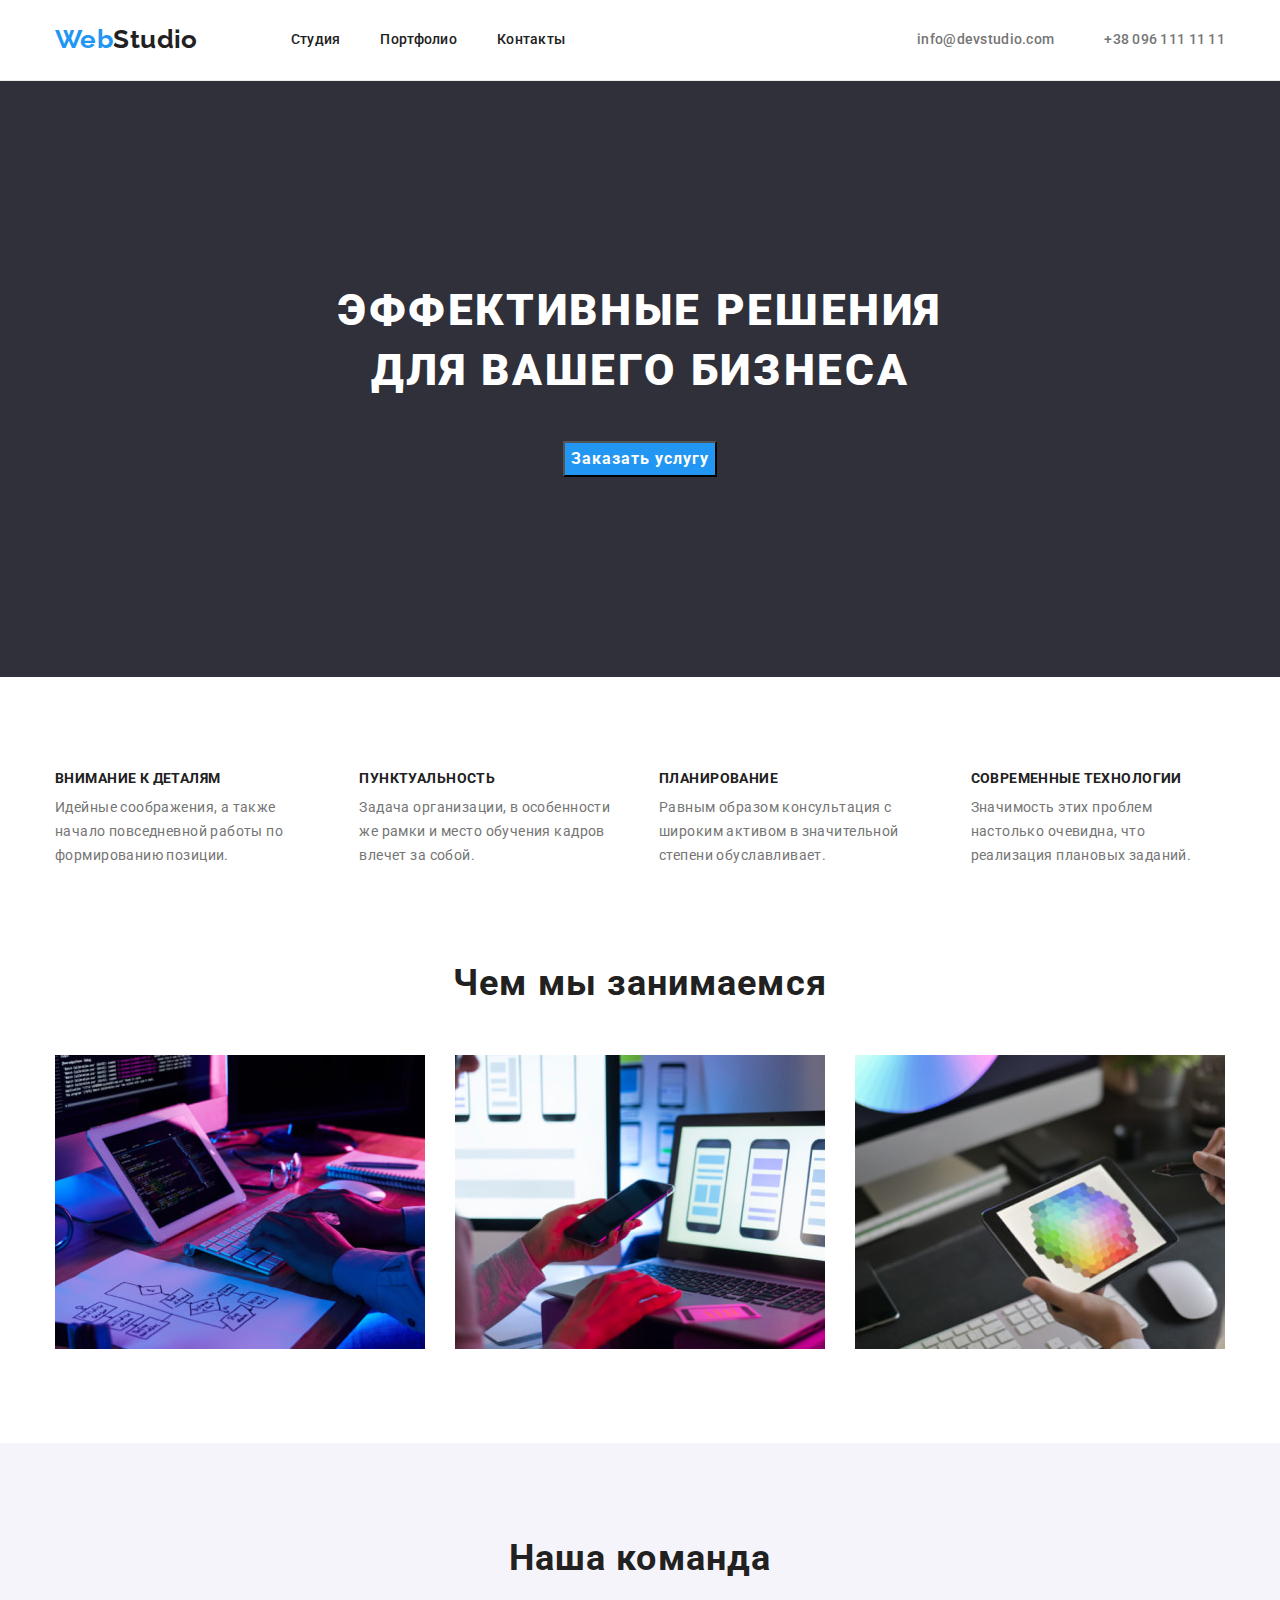
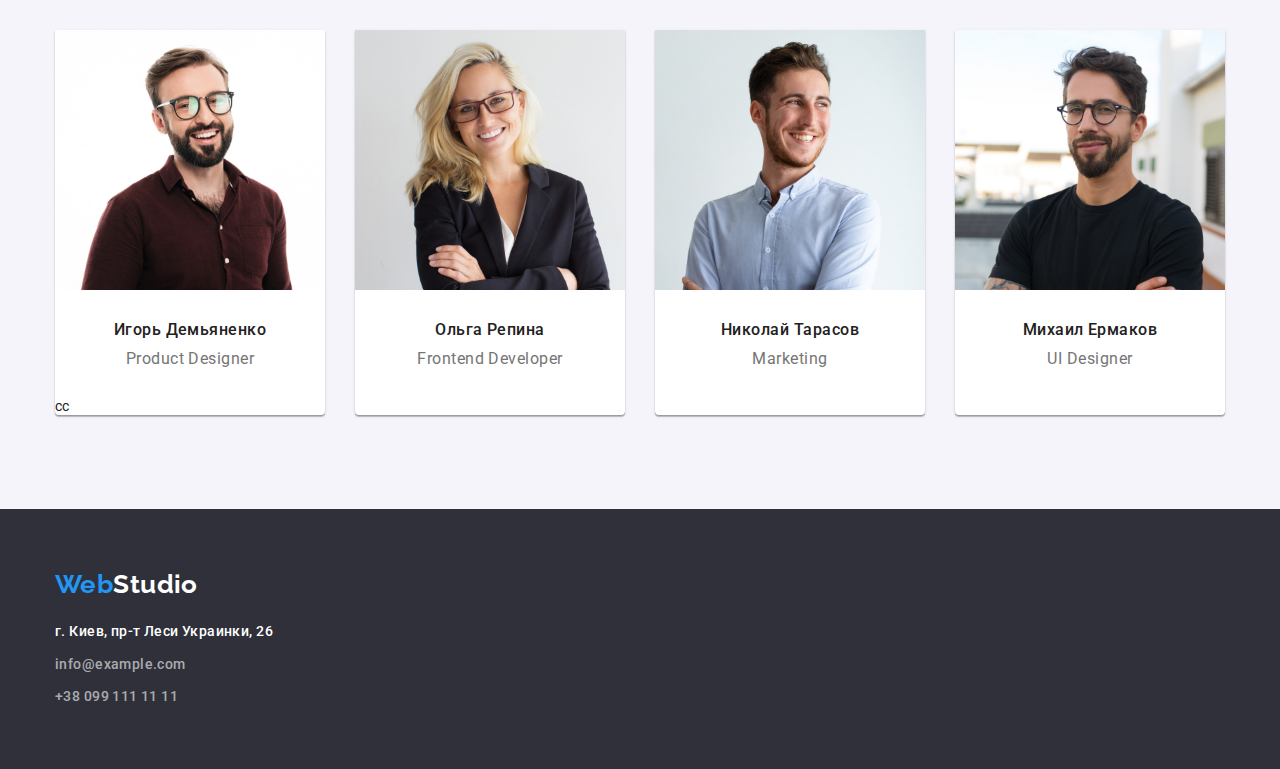
<file: index.html>
<!DOCTYPE html>
<html lang="ru">

<head>
  <meta charset="UTF-8">
  <meta http-equiv="X-UA-Compatible" content="IE=edge">
  <meta name="viewport" content="width=device-width, initial-scale=1.0">
  <title lang="en">WebStudio</title>

  <link rel="preconnect" href="https://fonts.googleapis.com">
  <link rel="preconnect" href="https://fonts.gstatic.com" crossorigin>
  <link href="https://fonts.googleapis.com/css2?family=Raleway:wght@700&family=Roboto:wght@400;500;700;900&display=swap"
    rel="stylesheet">

<link rel="stylesheet" href="https://cdn.jsdelivr.net/npm/modern-normalize@1.1.0/modern-normalize.min.css">

    <link rel="stylesheet" href="./css/styles.css">
</head>

<body>

          <header class="header">
<div class="container header-container"> 
      <nav class="container-nav">
        <a href="index.html" lang="en" class="logo">Web<span class="logo-black">Studio</span></a>
      
      
             <ul class="site-nav">
              <li class="item"><a class="link" href="index.html">Студия</a></li>
          <li class="item"><a class="link" href="portfolio.html">Портфолио</a></li>
          <li class="item"><a class="link" href="">Контакты</a></li>
        </ul>
      
      </nav>
      
      
      

        <ul class="contacts-nav">
          <li class="item">
            <a class="contacts" href="mailto:info@devstudio.com">info@devstudio.com</a>
          </li>
          <li class="item">
            <a class="contacts" href="tel:+380961111111">+38 096 111 11 11</a>
          </li>
        </ul>
      </div>

</header>

  <main>
    <!-- HERO -->
    <section class="hero">
      <div class="container">
        <h1 class="hero-title">Эффективные решения <br> для вашего бизнеса</h1>
        <button class="button" type="button">Заказать услугу</button>
      </div>
    </section>

    <!-- Benefits -->
    <section class="section">
      
      <div class="container">
      <h2 class="visually-hidden">Преимущества нашей компании</h2>
        <ul class="benefits-main">
          <li class="benefits-item">
            <h3 class="benefits-subtitle">Внимание к деталям</h3>
            <p class="benefits-text">Идейные соображения, а также начало повседневной работы по формированию позиции.</p>
          </li>
          <li class="benefits-item">
            <h3 class="benefits-subtitle">Пунктуальность</h3>
            <p class="benefits-text">Задача организации, в особенности же рамки и место обучения кадров влечет за собой.</p>
        
          </li>
          <li class="benefits-item">
            <h3 class="benefits-subtitle">Планирование</h3>
            <p class="benefits-text">Равным образом консультация с широким активом в значительной степени обуславливает.</p>
        
          </li class="benefits-item">
          <li>
            <h3 class="benefits-subtitle">Современные технологии</h3>
            <p class="benefits-text">Значимость этих проблем настолько очевидна, что реализация плановых заданий.</p>
        
          </li>
        </ul>
     </div>

    </section>

    <!-- Галерея -->
    <section class="gallery section">

      <div class="container">
          <h2 class="gallery-title">Чем мы занимаемся</h2>
          <ul class="gallery-main">
            <li class="gallery-item"><img src="./images/pic1.jpg" alt="Печатает текст на планете" width="370" height="294"></li>
            <li class="gallery-item"><img src="./images/pic2.jpg" alt="Смотрит в телефон" width="370" height="294"></li>
            <li class="gallery-item"><img src="./images/pic3.jpg" alt="Рисует на планшете" width="370" height="294"></li>
          </ul>
     </div>
    </section>
    <section class="team section">
     <div class="container">
        <h2 class="team-title">Наша команда</h2>
        <ul class="team-box">
          <li class="team-main">
            <img src="./images/igor.jpg" alt="Улыбающийся парень в очках" width="270" height="260">
        
            <div class="team-container">
              <h3 class="team-name">Игорь Демьяненко</h3>
              <p class="team-text" lang="en">Product Designer</p>
            </div> сс

          </li>
          <li class="team-main">
            <img src="./images/olg.jpg" alt="Улыбающияся девушка" width="270" height="260">
        <div class="team-container">
            <h3 class="team-name">Ольга Репина</h3>
            <p class="team-text" lang="en">Frontend Developer</p>
            </div>
          </li>
          <li class="team-main">
            <img src="./images/nikolay.jpg" alt="Улыбающийся парень" width="270" height="260">
        <div class="team-container">
            <h3 class="team-name">Николай Тарасов</h3>
            <p class="team-text" lang="en">Marketing</p>
            </div>
          </li>
          <li class="team-main">
            <img src="./images/mihail.jpg" alt="Бородатый парень с тату" width="270" height="260">
        <div class="team-container">
            <h3 class="team-name">Михаил Ермаков</h3>
            <p class="team-text" lang="en">UI Designer</p>
            </div>
          </li>
        </ul>
     </div>
    </section>
  </main>
  
  <footer class="basement">

   <div class="container">
      <a href="index.html" lang="en" class="logo-basement">Web<span class="logo-white">Studio</span></a>
      
      <address basement-contacts> 
        <ul>
          <li class="basement-item"><a class="link adress" href="https://goo.gl/maps/S1K2Xz3BkquAbChR9">г. Киев, пр-т Леси Украинки, 26</a>
          </li>
          <li class="basement-item"><a class="link box" href="mailto:info@example.com">info@example.com</a></li>
          <li class="basement-item"><a class="link box" href="tel:+380991111111">+38 099 111 11 11</a></li>
        </ul>
      </address>
   </div>
  </footer>
  </body>
</html>
</file>
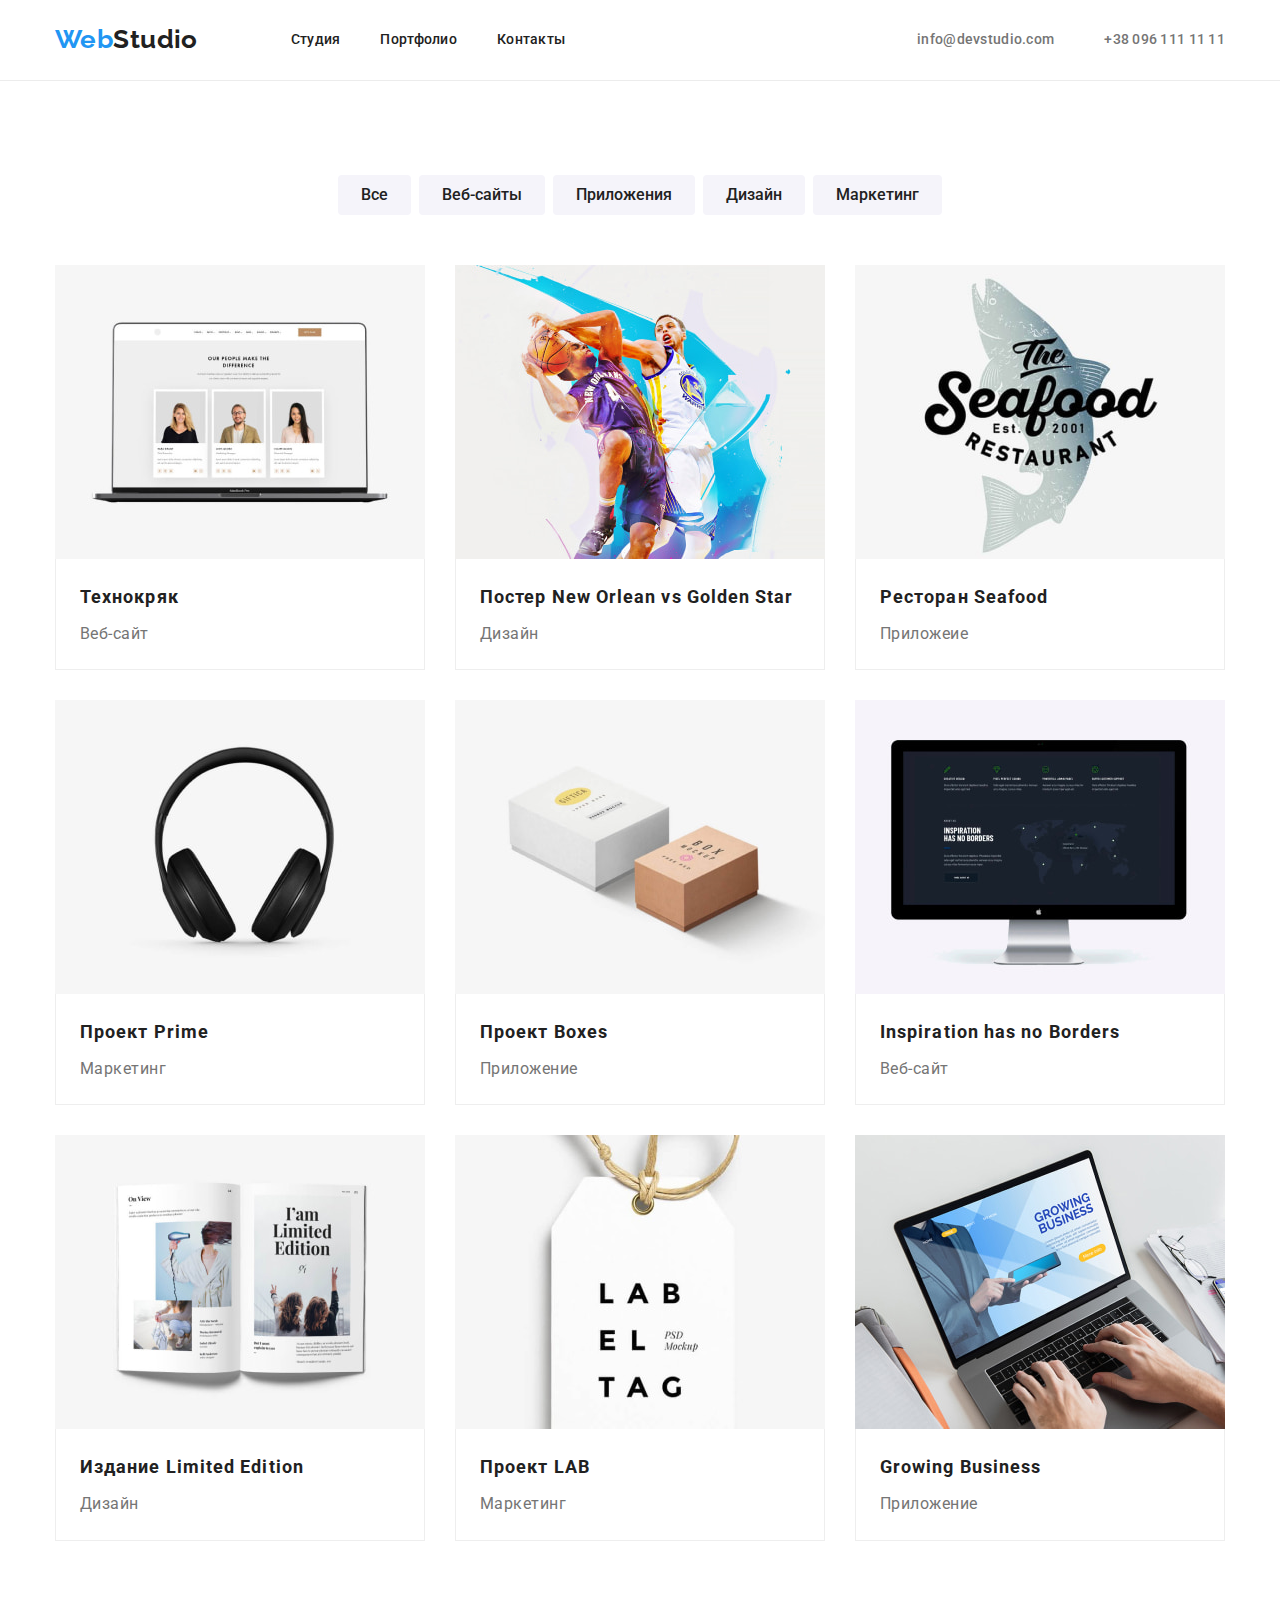
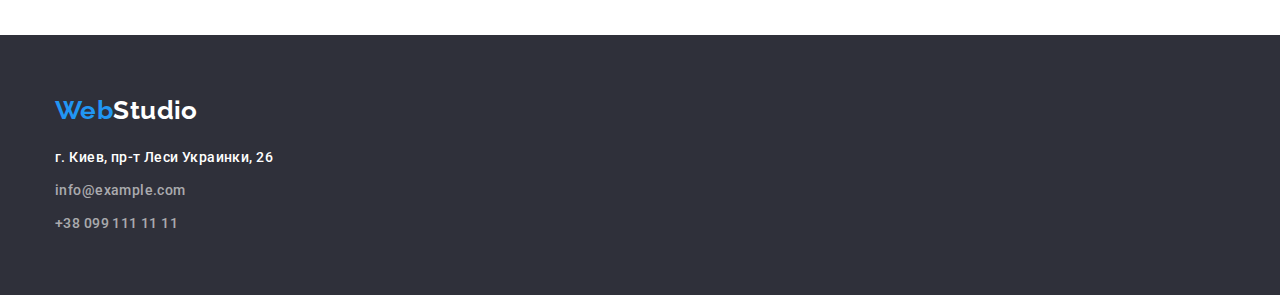
<file: portfolio.html>
<!DOCTYPE html>
<html lang="ru">
<head>
    <meta charset="UTF-8">
    <meta http-equiv="X-UA-Compatible" content="IE=edge">
    <meta name="viewport" content="width=device-width, initial-scale=1.0">
    <title lang="en">Portfolio</title>
    <link rel="preconnect" href="https://fonts.googleapis.com">
    <link rel="preconnect" href="https://fonts.gstatic.com" crossorigin>
    <link href="https://fonts.googleapis.com/css2?family=Raleway:wght@700&family=Roboto:wght@400;500;700;900&display=swap"
        rel="stylesheet">

        <link rel="stylesheet" href="https://cdn.jsdelivr.net/npm/modern-normalize@1.1.0/modern-normalize.min.css">
       <link rel="stylesheet" href="./css/styles.css">
</head>
<body>
<header class="header">
    <div class="container header-container">
        <nav class="container-nav">
            <a href="index.html" lang="en" class="logo">Web<span class="logo-black">Studio</span></a>


            <ul class="site-nav">
                <li class="item"><a class="link" href="index.html">Студия</a></li>
                <li class="item"><a class="link" href="portfolio.html">Портфолио</a></li>
                <li class="item"><a class="link" href="">Контакты</a></li>
            </ul>

        </nav>




        <ul class="contacts-nav">
            <li class="item">
                <a class="contacts" href="mailto:info@devstudio.com">info@devstudio.com</a>
            </li>
            <li class="item">
                <a class="contacts" href="tel:+380961111111">+38 096 111 11 11</a>
            </li>
        </ul>
    </div>

</header>

    <main>
        <section class="section">
<div class="container">
<h1 class="visually-hidden">
    Наши работы
</h1>
<ul class="port-list">
    <li class="port-item"><button class="holder" type="button">Все</button></li>
    <li class="port-item"><button class="holder" type="button">Веб-сайты</button></li>
    <li class="port-item"><button class="holder" type="button">Приложения</button></li>
    <li class="port-item"><button class="holder" type="button">Дизайн</button></li>
    <li class="port-item"><button class="holder" type="button">Маркетинг</button></li>
</ul>


<ul class="port-products">
    <li class="products-item">
        <img src="./images/portfolio/tehno.jpg" alt="изображение сотрудников компании" width="370" height="294">
        <div class="products-container">
        <h2 class="caption">Технокряк</h3>
            <p class="caption-text">Веб-сайт</p>
            </div>
    </li>
    <li class="products-item">
        <img src="./images/portfolio/poster.jpg" alt="постер игры в баскетбол" width="370" height="294">
        <div class="products-container">
        <h2 class="caption">Постер New Orlean vs Golden Star</h3>
            <p class="caption-text">Дизайн</p>
            </div>
    </li>
    <li class="products-item">
        <img src="./images/portfolio/restoran.jpg" alt="логотип ресторана" width="370" height="294">
        <div class="products-container">
        <h2 class="caption">Ресторан Seafood</h3>
            <p class="caption-text">Приложеие</p>
            </div>
    </li>
    <li class="products-item">
        <img src="./images/portfolio/projectp.jpg" alt="Картинка компьтерных наушников" width="370" height="294">
        <div class="products-container">
        <h2 class="caption">Проект Prime</h3>
            <p class="caption-text">Маркетинг</p>
            </div>
    </li>
    <li class="products-item">
        <img src="./images/portfolio/projectb.jpg" alt="две небольшие коробки" width="370" height="294">
        <div class="products-container">
        <h2 class="caption">Проект Boxes</h3>
            <p class="caption-text">Приложение</p>
            </div>
    </li>
    <li class="products-item">
        <img src="./images/portfolio/inspiration.jpg" alt="на мониторе изображен сайт" width="370" height="294">
        <div class="products-container">
        <h2 class="caption">Inspiration has no Borders</h3>
            <p class="caption-text">Веб-сайт</p>
            </div>
    </li>
    <li class="products-item">
        <img src="./images/portfolio/izdaniel.jpg" alt="журнал ограниченным тиражом" width="370" height="294">
        <div class="products-container">
        <h2 class="caption">Издание Limited Edition</h3>
            <p class="caption-text">Дизайн</p>
            </div>
    </li>
    <li class="products-item">
        <img src="./images/portfolio/projectl.jpg" alt="ярлык" width="370" height="294">
        <div class="products-container">
        <h2 class="caption">Проект LAB</h3>
            <p class="caption-text">Маркетинг</p>
            </div>
    </li>
    <li class="products-item">
        <img src="./images/portfolio/groving.jpg" alt="бизнес сайт" width="370" height="294">
        <div class="products-container">
        <h2 class="caption">Growing Business</h3>
            <p class="caption-text">Приложение</p>
            </div>
    </li>
</ul>
</div>
</section>



    </main>

<footer class="basement">

    <div class="container">
        <a href="index.html" lang="en" class="logo-basement">Web<span class="logo-white">Studio</span></a>

        <address basement-contacts>
            <ul>
                <li class="basement-item"><a class="link adress" href="https://goo.gl/maps/S1K2Xz3BkquAbChR9">г. Киев,
                        пр-т Леси Украинки, 26</a>
                </li>
                <li class="basement-item"><a class="link box" href="mailto:info@example.com">info@example.com</a></li>
                <li class="basement-item"><a class="link box" href="tel:+380991111111">+38 099 111 11 11</a></li>
            </ul>
        </address>
    </div>
</footer>
</body>
</html>
</file>
<file: css/styles.css>
:root {
  --primary-color: #212121;
  --secondary-color: #757575;
  --white-color: #ffffff;
  --blue-color: #2196f3;
}

body {
  color: var(--primary-color);
  font-family: Roboto, sans-serif;
  font-size: 14px;
  font-style: normal;
  line-height: 1.14;
  letter-spacing: 0.03em;
}

/* Утилиты */
ul {
  padding-left: 0;
  margin-top: 0;
  margin-bottom: 0;
  list-style: none;
}

h1,
h2,
h3,
h4,
p {
  margin-top: 0;
}

h1:last-child,
h2:last-child,
h3:last-child,
h4:last-child,
p:last-child {
  margin-bottom: 0;
}

.section {
  padding-top: 94px;
  padding-bottom: 94px;
}
.container {
  width: 1200px;
  padding-left: 15px;
  padding-right: 15px;
  margin-left: auto;
  margin-right: auto;
}
img {
  display: block;
  max-width: 100%;
  height: auto;
}

/* Хеадер */
.site-nav {
  display: flex;
}

.site-nav .item + .item {
  margin-left: 40px;
}

.site-nav .link {
  padding-top: 32px;
  padding-bottom: 32px;
  display: block;
}

.contacts-nav {
  display: flex;
  margin-left: auto;
}
.contacts-nav .contacts {
  padding-top: 32px;
  padding-bottom: 32px;
  display: block;
}

.contacts-nav .item + .item {
  margin-left: 50px;
}

.header-container {
  display: flex;
}
.header {
  border-bottom: 1px solid #ececec;
  background-color: var(--white-color);
}
.container-nav {
  display: flex;
  align-items: center;
}

.benefits-main {
  display: flex;
}

.logo {
  margin-right: 93px;
  color: var(--blue-color);
  font-family: Raleway, sans-serif;
  font-weight: 700;
  font-size: 26px;
  line-height: 1.2;
  text-decoration: none;
}

.logo-black {
  color: var(--primary-color);
}
.logo-white {
  color: var(--white-color);
}

.link {
  color: var(--primary-color);
  font-weight: 500;
  letter-spacing: 0.02em;
  text-decoration: none;
}
.link:hover,
.link:focus {
  color: var(--blue-color);
}
.contacts {
  color: var(--secondary-color);
  font-weight: 500;
  letter-spacing: 0.02em;
  text-decoration: none;
}
.contacts:hover,
.contacts:focus {
  color: var(--blue-color);
}

/* Герой */
.hero {
  background-color: #2f303a;
  text-align: center;
  padding-top: 200px;
  padding-bottom: 200px;
}

.hero-title {
  color: var(--white-color);
  font-weight: 900;
  font-size: 44px;
  line-height: 1.36;
  letter-spacing: 0.06em;
  text-transform: uppercase;
  margin-bottom: 40px;
}
.button {
  color: var(--white-color);
  background-color: var(--blue-color);
  font-family: inherit;
  font-weight: 700;
  font-size: 16px;
  line-height: 1.87;
  letter-spacing: 0.06em;
  cursor: pointer;
}

/* Преимущества */
.benefits-title {
  color: var(--primary-color);
  font-weight: 700;
  font-size: 36px;
  letter-spacing: 0.03em;
  line-height: 1.2;
  text-align: center;
}
.benefits-subtitle {
  margin-bottom: 10px;
  color: var(--primary-color);
  font-size: 14px;
  font-weight: 700;

  text-transform: uppercase;
}
.benefits-text {
  color: var(--secondary-color);
  line-height: 1.7;
}
.benefits-item:not(:last-child) {
  margin-right: 30px;
}
/* Галерея */
.gallery {
  padding-top: 0;
}

.gallery-title {
  margin-bottom: 50px;
  color: var(--primary-color);
  font-weight: 700;
  font-size: 36px;
  letter-spacing: 0.03em;
  line-height: 1.2;
  text-align: center;
}
.gallery-main {
  display: flex;
}
.gallery-item + .gallery-item {
  margin-left: 30px;
}

/* Команда */
.team {
  background-color: #f5f4fa;
}
.team-name {
  margin-bottom: 10px;
  /* padding-top: 30px;
  padding-bottom: 10px;
  padding-right: 59px;
  padding-left: 59px; */
  text-align: center;

  color: var(--primary-color);
  font-weight: 500;
  font-size: 16px;
  letter-spacing: 0.03em;
  line-height: 1.2;
}
.team-text {
  /* padding-bottom: 30px; */
  text-align: center;

  color: var(--secondary-color);
  font-size: 16px;
  letter-spacing: 0.03em;
  line-height: 1.2;
}
.team-title {
  margin-bottom: 50px;
  color: var(--primary-color);
  font-weight: 700;
  font-size: 36px;
  letter-spacing: 0.03em;
  line-height: 1.2;
  text-align: center;
}
.team-box {
  display: flex;
}

.team-main {
  background-color: var(--white-color);
  border-radius: 0px 0px 4px 4px;
  box-shadow: 0px 1px 3px rgba(0, 0, 0, 0.12), 0px 1px 1px rgba(0, 0, 0, 0.14),
    0px 2px 1px rgba(0, 0, 0, 0.2);
}

.team-main:not(:last-child) {
  margin-right: 30px;
}
.team-container {
  padding-top: 30px;
  padding-bottom: 30px;
}

/* Подвал */
.basement {
  background-color: #2f303a;
  padding-top: 60px;
  padding-bottom: 60px;
}
.basement-item:not(:last-child) {
  margin-bottom: 9px;
}

.logo-basement {
  margin-bottom: 20px;
  display: block;
  color: var(--blue-color);
  font-family: Raleway, sans-serif;
  font-weight: 700;
  font-size: 26px;
  line-height: 1.2;
  text-decoration: none;
}

.adress {
  color: var(--white-color);
  line-height: 1.7;
  font-style: normal;
  letter-spacing: 0.03em;
}
.box {
  color: rgba(255, 255, 255, 0.6);
  line-height: 1.7;
  font-style: normal;
  letter-spacing: 0.03em;
}

/* Портфолио */

/* Герой */
.port-list {
  display: flex;
  justify-content: center;
  margin-bottom: 50px;
}
.port-item:not(:last-child) {
  margin-right: 8px;
}

.port-products {
  display: flex;
  flex-wrap: wrap;
  gap: 30px;
}
.products-item {
  background: #ffffff;
}
.products-container {
  padding-left: 24px;
  padding-right: 24px;
  padding-top: 20px;
  padding-bottom: 20px;
  border-left: 1px solid #eeeeee;
  border-right: 1px solid #eeeeee;
  border-bottom: 1px solid #eeeeee;
}
.caption {
  margin-bottom: 4px;

  color: var(--primary-color);
  font-weight: 700;
  font-size: 18px;
  line-height: 2;
  letter-spacing: 0.06em;
}
.caption-text {
  color: var(--secondary-color);
  font-size: 16px;
  letter-spacing: 0.03em;
  line-height: 1.9;
}
.holder:hover,
.holder:focus {
  color: var(--white-color);
  background-color: var(--blue-color);
  box-shadow: 0px 3px 1px rgba(0, 0, 0, 0.1), 0px 1px 2px rgba(0, 0, 0, 0.08),
    0px 2px 2px rgba(0, 0, 0, 0.12);
}
.holder {
  padding-top: 6px;
  padding-bottom: 6px;
  padding-left: 22px;
  padding-right: 22px;
  border: 1px solid transparent;

  border-radius: 4px;

  color: var(--primary-color);
  background-color: #f5f4fa;
  font-family: inherit;
  font-weight: 500;
  font-size: 16px;
  line-height: 1.6;
  cursor: pointer;
}
.visually-hidden {
  position: absolute;
  width: 1px;
  height: 1px;
  margin: -1px;
  border: 0;
  padding: 0;
  white-space: nowrap;
  clip-path: inset(100%);
  clip: rect(0 0 0 0);
  overflow: hidden;
}
</file>
